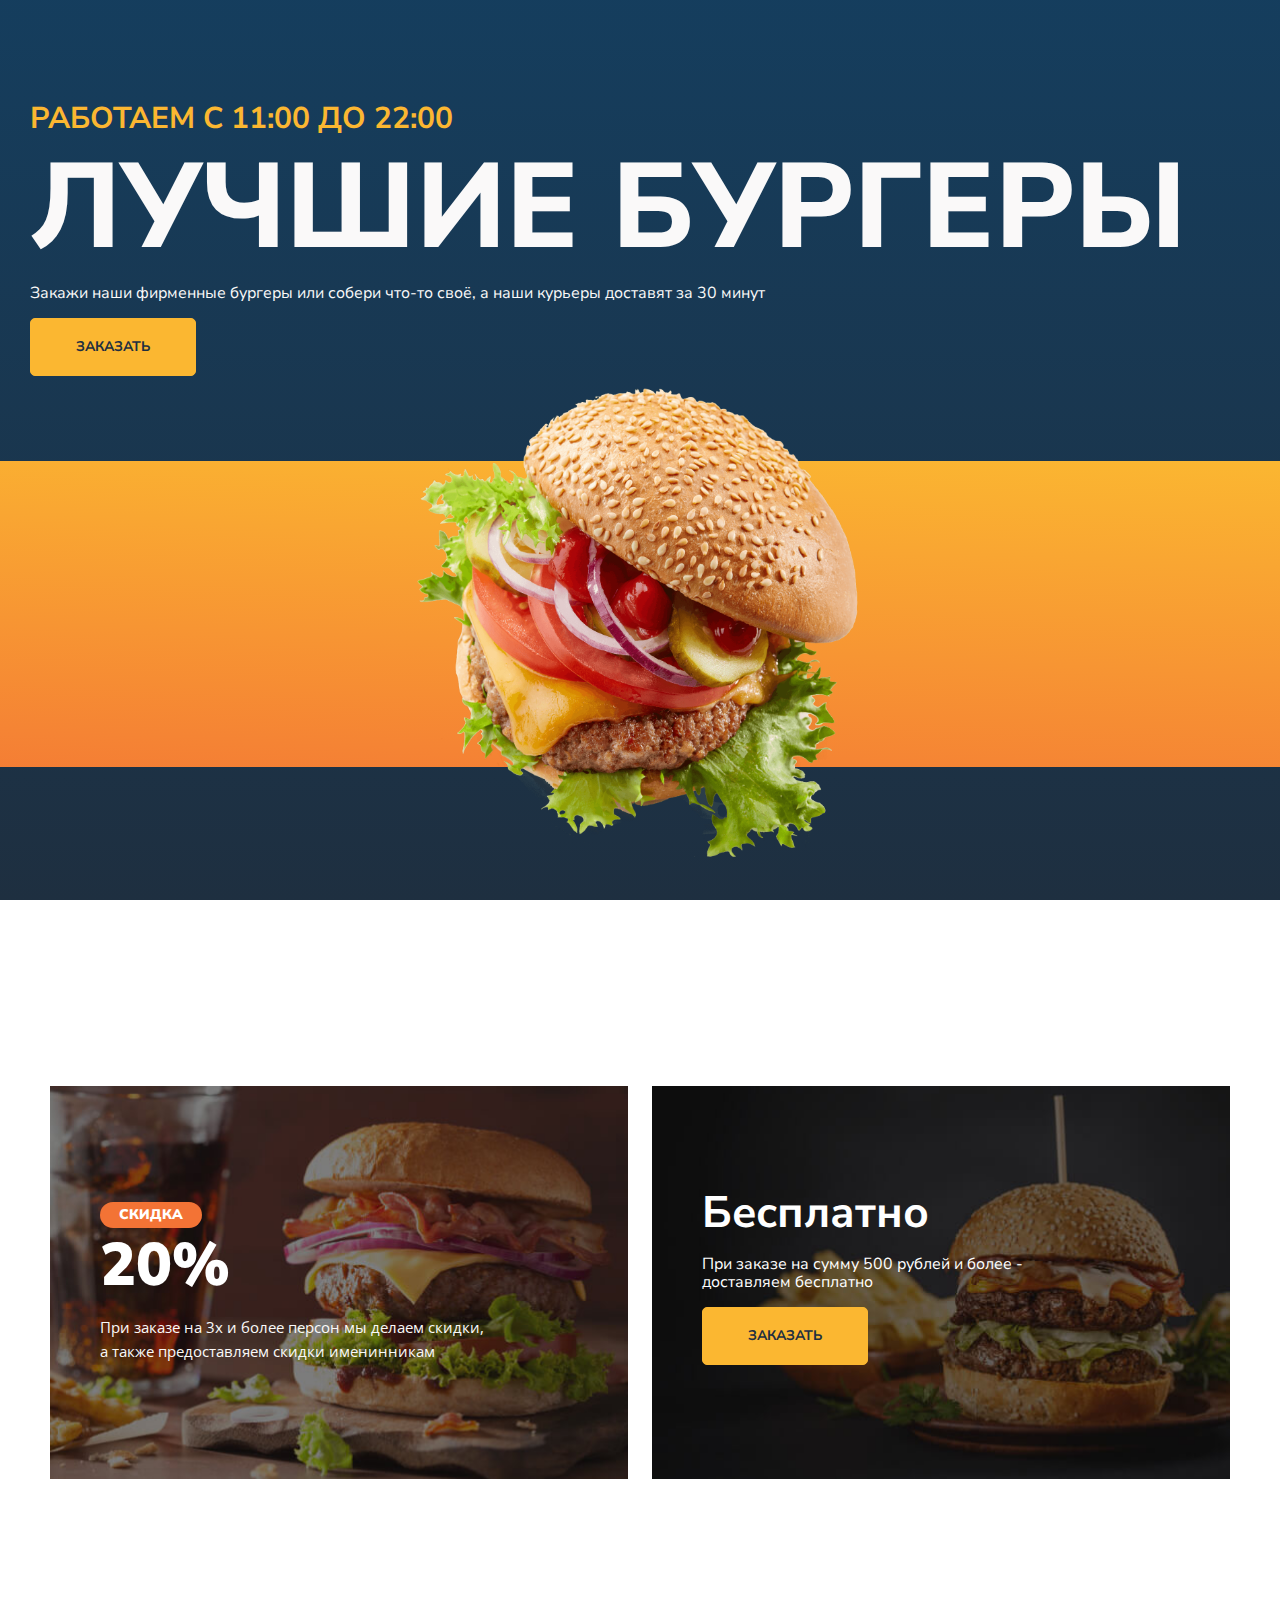
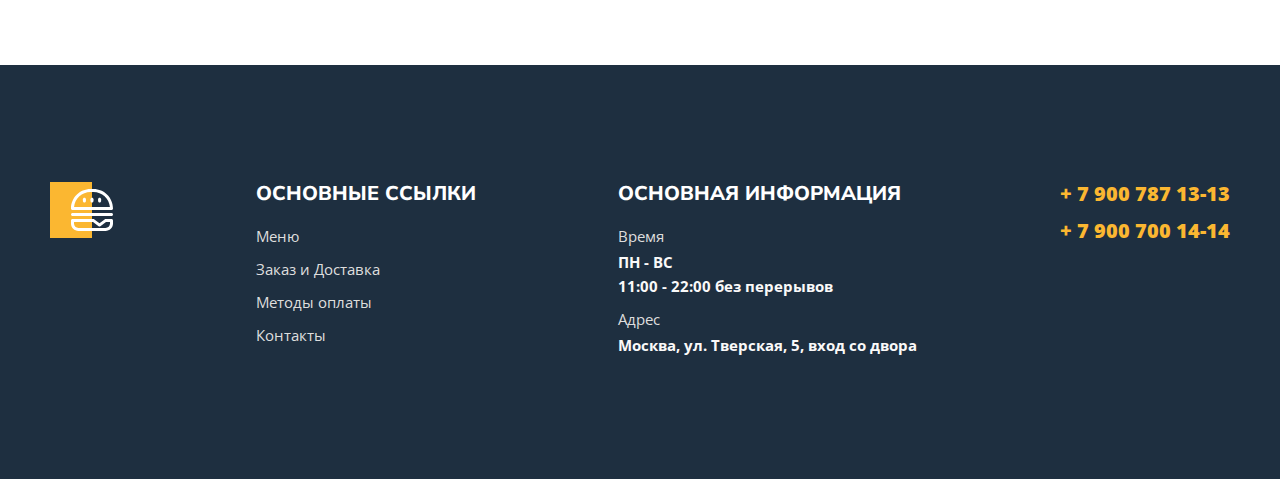
<file: index.html>
<!DOCTYPE html>
<html lang="ru">
<head>
    <meta charset="UTF-8">
    <meta http-equiv="X-UA-Compatible" content="IE=edge">
    <meta name="viewport" content="width=device-width, initial-scale=1.0">
    <title>DOGBUR </title>
    <link rel="preconnect" href="https://fonts.googleapis.com">
    <link rel="preconnect" href="https://fonts.gstatic.com" crossorigin>
    <link href="https://fonts.googleapis.com/css2?family=Nunito+Sans:wght@600;700;800;900&family=Open+Sans:wght@400;600;700&display=swap" rel="stylesheet">
    <link rel="stylesheet" href="css/normalize.css">
    <link rel="stylesheet" href="css/css.css">
</head>
<body>
    <div class="main">
        <div class="wrapper"> 
            <div class ="content">
                <h1 class="content-title">
                    <span> Работаем с 11:00 до 22:00 </span>
                    Лучшие бургеры
                </h1>
                <p class="content-text"> Закажи наши фирменные бургеры <br class="ept"> или собери что-то своё, <br class="wow"> а&nbsp;наши курьеры доставят за&nbsp;30&nbsp;минут </p>
                <a class="content-link" href="menu.html" > заказать</a>
            </div>
            <div class = "visual">
                <div class = "visual-bg"></div>
                <img class = "burger_img" src="img/burger.png" alt="Burger">
            </div>
            <div class = "visual_mob">
                <img class="burger_mob" src="img/burger.png" alt="Burger">
            </div>
        </div>
    </div>
    <div class ="promo">
        <div class="wrapper-mlad">
            <div class="promo-left">
                <p class="sale">Скидка</p>
                <p class="cost">20%</p>
                <p class="promo-des">При заказе на 3х и более персон мы делаем скидки, а также предоставляем скидки именинникам</p>
            </div>
            <div class="promo-ri">
                <p class="free">Бесплатно</p>
                <p class="des">При заказе на сумму 500 рублей и более - <br> доставляем бесплатно</p>
                <a href="menu.html" >Заказать</a>
            </div>
        </div>
    </div>
    <footer class="footer">
        <div class="container">
            <div class="footer-box">
                <div class="footer-item">
                    <img class="footer-logo" src="img/logo-footer.svg.svg" alt="">
                </div>
                <div class="footer-item">
                    <h2>Основные ссылки</h2>
                    <ul class="footer-list">
                        <li><a href="menu.html" >Меню</a></li>
                        <li><a href="#">Заказ и Доставка</a></li>
                        <li><a href="#">Методы оплаты</a></li>
                        <li><a href="#">Контакты</a></li>
                    </ul>
                </div>
                <div class=" footer-item">
                    <h2>Основная информация</h2>
                    <ul class="footer-list">
                        <li>
                            <span> Время</span>
                            ПН - ВС <br>
                            11:00 - 22:00 без перерывов
                        </li>
                        <li>
                            <span>Адрес</span>
                            Москва, ул. Тверская, 5, вход со двора
                        </li>
                    </ul>
                </div>
                <div class="footer-tel">
                    <ul class="footer-list footer-list-tel">
                        <li>
                            <a href="tel:+79007871313"> + 7 900 787 13-13</a>
                        </li>
                        <li>
                            <a href="tel:+79007001414">+ 7 900 700 14-14</a>
                        </li>
                    </ul>
                </div>
            </div>
        </div>
    </footer>
</body>
</html>
</file>
<file: css/css.css>
body
{
    font-family: 'Nunito Sans', sans-serif;
    /*font-family: 'Open Sans', sans-serif;*/
}
.container
{
    max-width: 1180px;
    margin: 0 auto;
    padding-left: 15px;
    padding-right: 15px;
}
header
{
    border-bottom: 1px solid #DEDEDE;
}
.header
{
    font-family: 'Open Sans', sans-serif;
    display: flex;
    align-items: center;
    justify-content: space-between;
    padding-top: 26px;
    padding-bottom: 25px;
}
.header-item
{
    display: flex;
    align-items: center;
    justify-content: space-between;
    flex-basis: 68.5%;
}
.header-logo
{
    display: block;
    background-image: url(../img/logo.svg.svg);
    width: 176px;
    height: 56px;
    background-repeat: no-repeat;
    background-size: cover;
}
.header-nav
{
    display: flex;
    list-style-type: none;
    padding-left: 0;
    gap: 46px;
}
.header-nav a
{
    font-size: 20px;
    font-weight: 600;
    color: #443737;
    text-decoration: none;
    transition: 0.3s;
}
.header-nav a:hover
{
    color: #FFC725;
}
.header-nav a::after
{
    content: '';
    width: 100%;
    height: 3px;
    border-radius: 1.5px;
    background: transparent;
    display: block;
}
.header-nav a.active::after
{
    background: #FFC725;
}
.button
{
    display: flex;
    align-items: center;
    background-color: transparent;
    border: none;
    padding: 0;
    gap: 10px;
    cursor: pointer;
    
}
.button-text
{
    color: #443737;
    font-size: 15px;
    font-weight: 700;
}
.button-item
{
    position: relative;
}
.button-count
{
    font-size: 13px;
    font-weight: 700;
    color: white;
    background-color: #f37335;
    border-radius: 100%;
    position: absolute;
    width: 17px;
    height: 17px;
    text-align: center;
    line-height: 1.3;
    bottom: 3px;
    right: -4px;
}
.bg
{
    text-align: center;
    color: white;
    background-image: url(../img/bg.jpg.jpg);
    background-size: cover;
    background-position: center center;
    padding: 142px 0px;
    margin-bottom: 140px;
}
.breadcrumbs
{
    padding-left: 0px;
    margin-top: 0px;
    list-style-type:none;
    display: flex;
    justify-content: center;
    gap: 7px;
}
.breadcrumbs a
{
    color: #DEDEDE;
    font-size: 15px;
    font-family: 'Open Sans', sans-serif;
    text-decoration: none;
    transition: 0.3s;
}
.breadcrumbs a:hover
{
    color: #FFC725;
}
.breadcrumbs a::before
{
    content: '/';
    position: relative;
    left: -3px;
    pointer-events: none;
}
.breadcrumbs a:hover::before
{
    color: #DEDEDE;
}
.breadcrumbs li:first-child a::before
{
    display: none;
}
.title
{
    font-size: 79px;
    font-weight: 700;
    margin-top: 17px;
    margin-bottom: 20px;
}
.description
{
    font-size: 15px;
    line-height: 1.6;
    font-family: 'Open Sans', sans-serif;
    color: #faf9f9;
    max-width: 320px;
    margin: 0 auto;
}
.banner
{
    color: white;
    margin-bottom: 80px;
}
.banner-box
{
    background-image: url(../img/banner.jpg);
    background-size: cover;
    background-position: 0 center;
    background-repeat: no-repeat;
    padding: 100px 100px 120px
}
.banner-title
{
    font-size: 60px;
    font-weight: 900;
    margin-top: 0px;
    margin-bottom: 12px;
}
.banner-title span
{
    background-color: #F37335;
    border-radius: 14px;
    padding: 5px 0px;
    text-transform: uppercase;
    font-size: 14px;
    font-weight: 600;
    font-family: 'Open Sans', sans-serif;
    line-height: 1.1;
    text-align: center;
    max-width: 96px;
    display: block;
    margin-bottom: 9px;
}
.banner-text
{
    color: #FAF9F9;
    font-size: 15px;
    font-weight: 400;
    font-family: 'Open Sans', sans-serif;
    line-height: 1.6;
    margin-bottom: 35px;
    max-width: 312px;
    margin-top: 0px;
}
.banner-link
{
    text-decoration: none;
    color: #1E2F40;
    background-color: #FBB731;
    border-radius: 5px;
    font-size: 14px;
    font-weight: 700;
    text-transform: uppercase;
    line-height: 1.3;
    padding: 18px 25px;
    border: 1px solid #FBB731;
    transition: 0.3s;
}
.banner-link:hover
{
    background-color: transparent;
    color: #FBB731;
}
.menu-header
{
    display: flex;
    align-items: center;
    justify-content: space-between;
    margin-bottom: 40px;
    padding-top: 20px;
}
.menu-title
{
    font-size: 44px;
    font-weight: 700;
    text-transform: uppercase;
    color: #1b2a49;
    margin: 0px;
}
select
{
    border: 1px solid #DEDEDE;
    background-color: white;
    padding: 13px 30px;
    border-radius: 22px;
    color: #443747;
    font-size: 15px;
    -webkit-appearance: none;
       -moz-appearance: none;
            appearance: none;
    flex-basis: 279px;
    background-image: url(../img/arrow.svg);
    background-size: 17.79px 7.75px;
    background-repeat: no-repeat;
    background-position: 89% center;
}
.menu-grid
{
    display: grid;
    grid-template-columns: repeat(3, 1fr);
    gap: 50px 20px;
    margin-bottom: 100px;
}
.menu-grid-cover
{
    width: 100%;
    height: 430px;
    position: relative;
    overflow: hidden;
    margin-bottom: 23px;
}
.menu-grid-cover img
{
    position: absolute;
    left: 50%;
    top: 50%;
    transform: translate(-50%, -50%);
    -o-object-fit: cover;
       object-fit: cover;
    width: 100%;
    height: 430px;
}
.menu-grid-title
{
    color: #1B2A49;
    font-size: 30px;
    font-weight: 600;
    text-align: center;
    margin: 0;
    
}
.menu-grid-price
{
    color: #979797;
    text-align: center;
    font-size: 20px;
    font-weight: 700;
    margin: 8px 0 22px;
    padding: 0px;
}
.menu-grid-btn
{
    background-color: #FBB731;
    border-radius: 5px;
    border: none;
    padding: 10px 32px;
    margin: 0 auto;
    display: flex;
    align-items: center;
    justify-content: center;
    gap: 9px;
    transition: 0.3s;
}
.menu-grid-btn:hover
{
    background-color: #F37335;
    cursor: pointer;
}
.menu-grid-icon
{
    background-image: url(../img/cart-menu.svg);
    background-repeat: no-repeat;
    background-size: cover;
    width: 18px;
    height: 18px;
    display: block;
}
.menu-grid-text 
{
    color: #1E2F40;
    font-size: 14px;
    font-weight: 700;
    text-transform: uppercase;
}
.footer
{
    color: white;
    background-color: #1E2F40;
    padding-top: 117px;
    padding-bottom: 106px;
    margin-top: 140px;
}
.footer-box
{
    display: flex;
    justify-content: space-between;
}
.footer-logo
{
    width: 63px;
    height: 56px;
}
.footer-item h2
{
    font-size: 20px;
    font-weight: 800;
    text-transform: uppercase;
    margin-bottom: 19px;
    margin-top: 0px;
}
.footer-list
{
    margin-top: 0px;
}
.footer-list li
{
    margin-bottom: 9px;
    font-family: 'Open Sans', sans-serif;
    font-size: 15px;
    color: #FAF9F9;
    font-weight: 700;
    line-height: 24px;
}
.footer-list a
{
    color: #dedede;
    text-decoration: none;
    font-weight: 400;
    transition: 0.3s;
}
.footer-list a:hover
{
    color: #FBB731;
}
.footer-item span
{
    color: #dedede;
    display: block;
    font-weight: 400;
    margin-bottom: 2px;
}
.footer-list-tel ul
{
    margin-top: 0px;  
}
.footer-list-tel li
{
    margin-bottom: 12px;
}
.footer-list-tel a
{
    font-size: 20px;
    color: #FBB731;
    font-weight: 900;
    transition: 0.3s;
}
.footer-list-tel a:hover
{
    color: #dedede;
}
.footer-list
{
    padding-left: 0px;
    list-style-type: none;
}
.button-up
{
    background-color: #FBB731;
    color: #1E2F40;
    font-size: 14px;
    font-weight: 700;
    text-transform: uppercase;
    text-decoration: none;
    padding: 5px 20px;
    position: fixed;
    bottom: 20px;
    right: 20px;
    border-radius: 5px;
    transition: 1s;
}
.button-up:hover
{
    background-color: #F37335;
    cursor: pointer;
}
.button-up.hidden
{
    opacity: 0;
}
.button-up.visible
{
    opacity: 1;
}

/* style index */

.main 
{
    background: linear-gradient(180deg, #0C4C7B -100%, #1E2F40 100%);
}
.wrapper
{
    max-width: 1180px;
    margin: 0 auto;
    display: flex;
    justify-content: space-between;
}
.content
{
    color: #FAF9F9;
    flex: 0 0 580px;
    padding-top: 170px;
    padding-bottom: 170px;
}
.content-title
{
    font-size: 120px;
    font-weight: 800;
    text-transform: uppercase;
    line-height: 120px;
    margin-bottom: 0px;
    margin-top: 0px;
}
.content-title span 
{
    color: #FBB731;
    font-size: 30px;
    font-weight: 700;
    line-height: 38px;
    display: block;
    margin-bottom: 10px;
}
.content content-text
{
    font-family: 'Open Sans', sans-serif;
    font-size: 19px;
    font-weight: 524;
    line-height: 1.4;
    margin-bottom: 42px;
}
.content-link,
.promo a 
{
    color: #1E2F40;
    background-color: #FBB731;
    border-radius: 5px;
    text-decoration: none;
    padding: 20px 45px;
    display: inline-block;
    text-transform: uppercase;
    border: 1px solid #FBB731;
    font-size: 14px;
    font-weight: 700;
    transition: 0.3s;
}
.promo a:hover
{
    background-color: transparent;
    color: #FBB731;
}
.content-link:hover
{
    background-color: transparent;
    color: #FBB731;
}
.visual
{
    flex-grow: 1;
    display: flex;
    justify-content: flex-end;
    position: relative;
}
.visual-bg
{
    width: 432px;
    height: 100%;
    background: linear-gradient(2.42deg, #F37335 -19.6%, #FBB731 100.79%, #FDC830 100.79%);
}
.burger_img
{
    width: 829px;
    height: 861px;
    position: absolute;
    right: -168px;
}
.wow
{
    display: none;
}
.ept
{
    display: none;
}
.burger_mob
{
    width: 558px;
    height: 609px;
    position: absolute;
    right: 362px;
    bottom: 0px;
    display: none;
}
.visual_mob
{
    width: 100%;
    height: 306px;
    background: linear-gradient(2.42deg, #F37335 -19.6%, #FBB731 100.79%, #FDC830 100.79%);
    display: none;
}

.promo
{
    padding-top: 186px;
    padding-bottom: 46px;
}
.wrapper-mlad
{
    max-width: 1180px;
    margin: 0 auto;
    display: flex;
    justify-content: space-between;
    padding-right: 20px;
    padding-left: 20px;
}
.promo-left,
.promo-ri
{
    flex: 0 0 49%;
    color: white;
    box-sizing: border-box;
    background-repeat: no-repeat;
    background-size: cover;
    background-position: center;
}
.promo-left
{
    background-image: url(../img/promo-left.jpg);
    padding: 116px 50px;
}
.promo-ri
{
    background-image: url(../img/promo-ri.jpg);
    padding: 102px 50px;
}
.sale
{
    font-size: 14px;
    font-weight: 900;
    background: #F37335;
    padding: 5px 19px;
    border-radius: 14px;
    display: inline-block;
    text-transform: uppercase;
    margin-bottom: 3px;
    margin-top: 0px;
}
.cost
{
    font-size: 60px;
    font-weight: 900;
    margin-bottom: 8px;
    margin-top: 0px;
}
.promo-des
{
    color: #FAF9F9;
    font-family: 'Open Sans', sans-serif;
    font-size: 15px;
    line-height: 24px;
    margin-bottom: 0px;
}
.promo-left .promo-des
{
    max-width: 392px;
}
.promo-ri .promo-des
{
    max-width: 300px;
    margin-bottom: 20px;
}
.free
{
    font-size: 44px;
    font-weight: 700;
    margin-bottom: 10px;
    margin-top: 0px;
}
/* Modal */

.burger 
{
    width: 34px;
    height: 22px;
    background-color: transparent;
    background-image: url(../img/Menu.svg);
    background-repeat: no-repeat;
    background-size: contain;
    border: none;
    cursor: pointer;
}
#modal {
    max-width: 500px;
    background-color: #FFF8DC;
    position: absolute;
    text-align: center;
    left: 0;
    right: 0;
    top: -400px;
    margin: 20px auto 0;
    transition: 0.5s;
    padding: 40px 30px;
    box-sizing: border-box;
}
.burger-close {
    width: 22px;
    height: 22px;
    background-color: transparent;
    background-image: url(../img/Group.svg);
    background-repeat: no-repeat;
    background-size: contain;
    border: none;
    cursor: pointer;
    position: absolute;
    top: 20px;
    right: 20px;
}
/* Responsible*/
@media (min-width: 1001px)
{
    .footer-list + .footer-list-tel
    {
        display: none;
    }
}
@media (min-width: 766px)
{
    .header-burger
    {
        display: none;
    }
}
@media(max-width: 1355px)
{
    .visual
    {
        display: none;
        
    }
    .wrapper
    {
        display: block;
        max-width: 2000px;
    }
    .main
    {
        height: 900px;
    }
    .content
    {
        padding-bottom: 85px;
        padding-top: 100px;
        align-items: center;
        padding-left: 30px;
        padding-right: 30px;
    }
    .burger_mob
    {
        display: block;
    }
    .visual_mob
    {
        display: block;
    }

}
@media(max-width: 1235px)
{
    .content
    {
        text-align: center;
    }
    .content-title
    {
        font-size: 100px;
    }
    .content-text
    {
        margin-top: 0;
    }
    .burger_mob
    {
        width: 531px;
        height: 578px;
        right: 314px;
    }
    .wrapper-mlad
    {
        flex-direction: column;
        gap: 30px;
    }
}
@media(max-width: 1050px)
{
    .content-title
    {
        font-size: 85px;
    }
    .burger_mob
    {
        right: 214px;
    }
}
@media (max-width: 1000px)
{
    .container
    {
        max-width: 738px;
    }
    .header-logo
    {
        width: 150px;
        height: 48px;
        background-size: contain;
    }
    .header-nav
    {
        gap: 22px;
    }
    .header-item
    {
        flex-basis: 75.5%;
    }
    .bg
    {
        margin-bottom: 72px;
    }
    .banner-box
    {
        background-position: -80px center;
        padding: 100px 40px 120px;
    }
    .menu-grid
    {
        grid-template-columns: repeat(2, 1fr);
        gap: 50px 15px;
    }
    .menu-other
    {
        overflow: hidden;
        height: 558px;
    }
    .menu-other .menu-grid
    {
        display: flex;
        width: auto;
        overflow-x: scroll;
        overflow-y: hidden;
        padding-bottom: 50px;
    }
    .menu-other .menu-grid-item
    {
        flex: 0 0 281px;
    }
    .menu-other .menu-grid-cover,
    .menu-other .menu-grid-cover img
    {
        height: 297px;
    }
    .footer-item
    {
        padding-right: 15px;
    }
    .footer-tel
    {
        display: none;
    }
    .footer-list + .footer-list-tel
    {
        display: block;
    }
    .header-nav {
        gap: 22px;
    }
}
@media(max-width: 895px)
{
    .content-title
    {
        line-height: 100%;
    }
    .burger_mob
    {
        right: 227px;
        width: 381px;
        height: 405px;
        bottom: 130px;
    }
    .content-text
    {
        font-size: 14px;
    }
    .main
    {
        height: 800px;
    }
    .visual_mob
    {
        height: 238px;
    }
    .promo
    {
        padding-top: 130px;
        padding-bottom: 30px;
    }
}
@media(max-width: 765px)
{
    nav
    {
        display: none;
    }
    .header
    {
        gap: 21px;
    }
    .header-nav 
    {
        flex-direction: column;
        max-width: 300px;
        margin: 0 auto;
        align-items: center;
    }
    .menu-other .container 
    {
        padding-right: 0;
    }
    .burger_mob
    {
        right: 166px;
        height: 384px;
        width: 359px;
    }
    .wow
    {
        display: block;
    }
}
@media(max-width: 567px)
{
    .menu-header 
    {
        margin-bottom: 30px;
        gap: 20px;
    }
    .menu-other .menu-grid 
    {
        padding-bottom: 40vw; 
    }
    .menu-other .menu-grid-cover 
    {
        height: 56vw;
    }
    .menu-other .menu-grid-cover img 
    {
        height: 100%;
    }
    .breadcrumbs a 
    {
        font-size: 14px;
    }
    .title 
    {
        font-size: 38px;
    }
    .description 
    {
        font-size: 12px;
    }
    .bg 
    {
        padding: 55px 0;
        margin-bottom: 33px;
    }
    .banner-box 
    {
        background-position: 17% center;
        padding:  35px 24px 54px;
    }
    .menu-title 
    {
        font-size: 27px;
    }
    .menu-select 
    {
        font-size: 12px;
        padding: 13px 24px 13px 15px;
        flex-basis: 136px;
        background-position: 91% center;
    }
    .menu-grid 
    {
        gap: 25px 15px;
        margin-bottom: 40px;
    }
    .menu-grid-cover 
    {
        height: 56vw;
    }
    .menu-grid-cover img 
    {
        height: 100%;
        margin-bottom: 10px;
    }
    .menu-other .menu-grid-item 
    {
        flex: 0 0 38vw;
    }
    .menu-grid-title 
    {
        font-size: 15px;
    }
    .menu-grid-price 
    {
        font-size: 16px;
        margin-top: 6px;
        margin-bottom: 14px;
    }
    .menu-grid-btn 
    {
        padding: 10px 21px 10px 28px;
    }
    .menu-other 
    {
        height: 124vw;
    }
    .footer 
    {
        margin-top: 28px;
        padding-top: 60px;
    }
    .footer-box 
    {
        display: grid;
        grid-template-columns: 30% 1fr;
        grid-template-areas:
        "logo tel"
        "link link"
        "info info";
        gap: 30px;
    }
    .footer-item:nth-child(1) 
    {
        grid-area: logo;
    }
    .footer-item:nth-child(2) 
    {
        grid-area: link;
    }
    .footer-item:nth-child(3) 
    {
        grid-area: info;
    }
    .footer-list + .footer-list-tel 
    {
        display: none;
    }
    .footer-tel 
    {
        display: block;
        text-align: right;
        
    }
    .footer-list-tel a 
    {
        font-size: 16px;
        
    }
    .burger_mob
    {
        right: 88px;
        bottom: 216px;
        height: 370px;
        width: 336px;
    }
    .content-title span
    {
        font-size: 24px;
    }
    .content-title
    {
        font-size: 76px;
    }
    .content
    {
        padding-top: 50px;
        padding-bottom: 70px;
    }
    .main
    {
        height: 700px;
    }
    .visual_mob
    {
        height: 194px;
    }
    .promo-left .promo-des
    {
        max-width: 203px;
    }
    .promo-left
    {
        padding: 70px 25px;
    }
    .promo-ri
    {
        padding: 70px 25px;
    }
    .des 
    {
        max-width: 188px;
    }
   
}
@media(max-width: 480px)
{
    .burger_mob
    {
        right: 50px;
        bottom: 233px;
    }
    .content-title span
    {
        font-size: 16px;
    }
    .content-title
    {
        font-size: 60px;
    }
    .content-text
    {
        font-size: 12px;
    }
    .content
    {
        padding-bottom: 70px;
    }
    .main
    {
        height: 680px;
    }
    .visual_mob
    {
        height: 194px;
    }
    .ept 
    {
        display: block;
    }
}
@media(max-width: 385px)
{
    .burger_mob
    {
        right: 20px;
        bottom: 266px;
    }
    .content-title span
    {
        font-size: 14px;
    }
    .content-title
    {
        font-size: 50px;
    }
    .content-text
    {
        font-size: 10px;
    }
    .main
    {
        height: 650px;
    }
}
@media(max-width: 360px)
{
    .header-logo
    {
        width: 116px;
        height: 37px;
        background-size: contain;
    }
    .menu-title 
    {
        font-size: 20px;
    }
    .footer-item h2 {
        width: max-content;
        font-size: 18px;
    }
    .burger_mob
    {
        right: 5px;
    }
    .cost
    {
        font-size: 50px;
        margin: 0;
    }
    .sale
    {
        font-size: 12px;
    }
    .promo-des
    {
        font-size: 12px;
        line-height: 110%;
    }
    .promo-left .promo-des
    {
        max-width: 159px;
    }
    .free
    {
        font-size: 38px;
    }
    .des
    {
        font-size: 12px;
        max-width: 136px;
    }
    .promo a
    {
        font-size: 12px;
    }
}
@media(max-width: 320px)
{
    .banner-box{
        background-position: 25% center;
        padding: 35px 24px 54px;
    }
    .menu-grid-cover 
    {
        height: 50vw;
    }
    .menu-grid-cover img 
    {
        height: 100%;
        margin-bottom: 7px;
    }
    .menu-other .menu-grid-item 
    {
        flex: 0 0 38vw;
    }
    .menu-grid-title 
    {
        font-size: 13px;
    }
    .menu-grid-price 
    {
        font-size: 16px;
        margin-top: 6px;
        margin-bottom: 14px;
    }
    .menu-grid-btn 
    {
        padding: 10px 21px 10px 20px;
    }
    .menu-other 
    {
        height: 124vw;
    }
    .menu-grid 
    {
        gap: 25px 6px;
        margin-bottom: 40px;
    }
    select 
    {
        padding: 13px 10px;
    }
    .burger_mob
    {
        right: 0px;
    }
   
}
</file>
